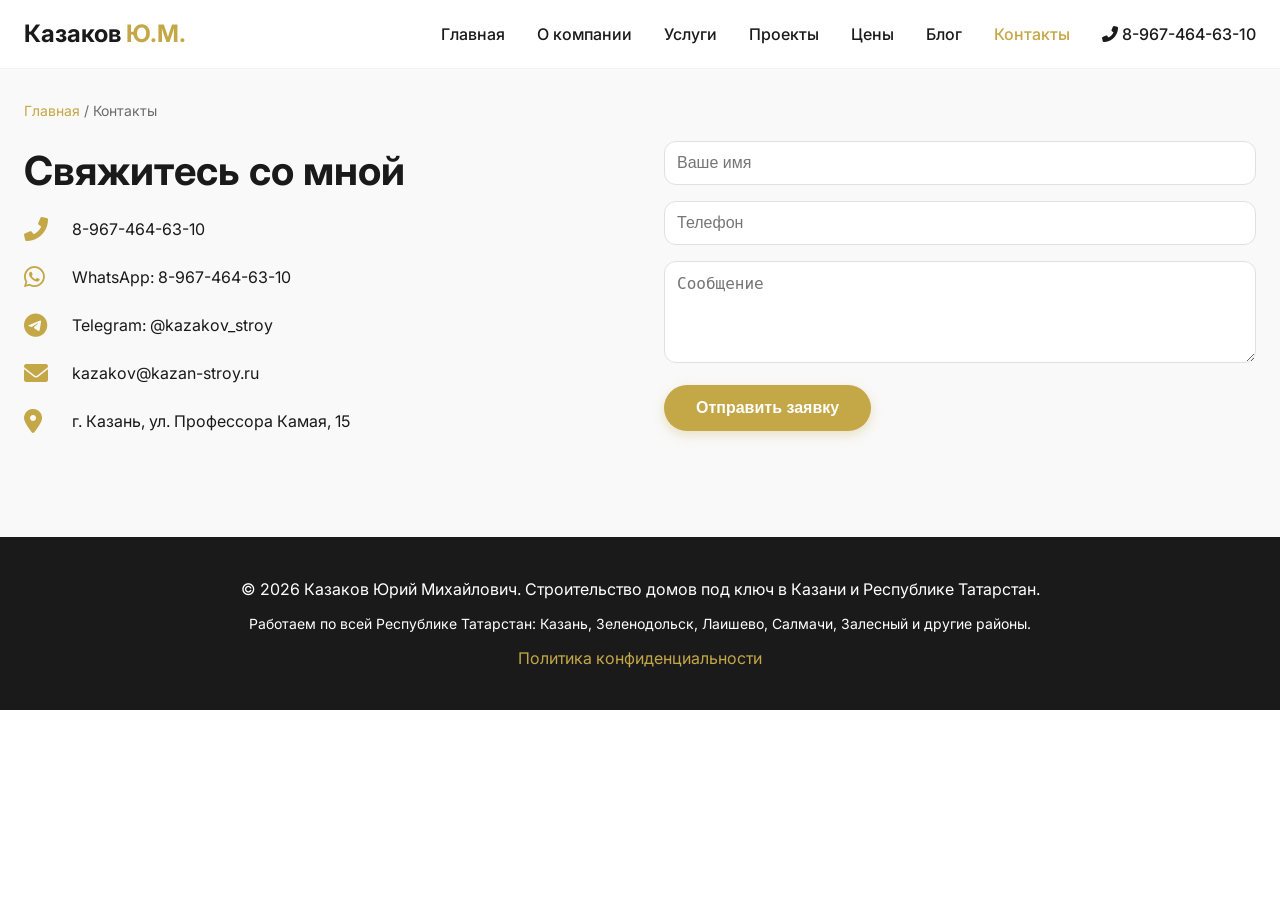
<file: contact.html>
<!DOCTYPE html>
<html lang="ru">
<head>
    <meta charset="UTF-8">
    <meta name="viewport" content="width=device-width, initial-scale=1.0">
    <title>Контакты | Казаков Ю.М. | Строительство домов в Казани</title>
    <meta name="description" content="Контакты строительной компании Казаков Ю.М. Телефон, WhatsApp, Telegram, email, адрес в Казани.">
    <meta property="og:title" content="Контакты | Казаков Ю.М.">
    <link rel="icon" type="image/x-icon" href="data:image/svg+xml,<svg xmlns='http://www.w3.org/2000/svg' viewBox='0 0 100 100'><text y='.9em' font-size='90'>🏠</text></svg>">
    <link rel="preconnect" href="https://fonts.googleapis.com">
    <link rel="preconnect" href="https://fonts.gstatic.com" crossorigin>
    <link href="https://fonts.googleapis.com/css2?family=Inter:opsz,wght@14..32,300;400;500;600;700&display=swap" rel="stylesheet">
    <link rel="stylesheet" href="https://cdnjs.cloudflare.com/ajax/libs/font-awesome/6.0.0-beta3/css/all.min.css">
    <link rel="stylesheet" href="style.css">
</head>
<body>

<header class="header" id="header">
    <div class="container">
        <div class="header-inner">
            <div class="logo">Казаков <span>Ю.М.</span></div>
            <div class="nav">
                <a href="index.html">Главная</a>
                <a href="about.html">О компании</a>
                <a href="services.html">Услуги</a>
                <a href="projects.html">Проекты</a>
                <a href="prices.html">Цены</a>
                <a href="blog.html">Блог</a>
                <a href="contact.html" class="active">Контакты</a>
                <a href="tel:+79674646310" class="header-phone"><i class="fas fa-phone-alt"></i> 8-967-464-63-10</a>
            </div>
            <div class="mobile-menu-btn" id="mobileMenuBtn"><i class="fas fa-bars"></i></div>
        </div>
    </div>
</header>

<main>
    <div class="breadcrumbs">
        <div class="container">
            <a href="index.html">Главная</a> / <span>Контакты</span>
        </div>
    </div>

    <section class="contact" style="padding-top: 0;">
        <div class="container">
            <div class="contact-grid">
                <div class="contact-info">
                    <h2 class="section-title" style="text-align: left;">Свяжитесь со мной</h2>
                    <div class="contact-item"><i class="fas fa-phone-alt"></i><div>8-967-464-63-10</div></div>
                    <div class="contact-item"><i class="fab fa-whatsapp"></i><div>WhatsApp: 8-967-464-63-10</div></div>
                    <div class="contact-item"><i class="fab fa-telegram"></i><div>Telegram: @kazakov_stroy</div></div>
                    <div class="contact-item"><i class="fas fa-envelope"></i><div>kazakov@kazan-stroy.ru</div></div>
                    <div class="contact-item"><i class="fas fa-map-marker-alt"></i><div>г. Казань, ул. Профессора Камая, 15</div></div>
                </div>
                <div class="contact-form">
                    <form id="contactForm">
                        <input type="text" name="name" placeholder="Ваше имя" required>
                        <input type="tel" name="phone" placeholder="Телефон" required>
                        <textarea name="message" rows="4" placeholder="Сообщение"></textarea>
                        <input type="text" name="honeypot" style="display:none" tabindex="-1" autocomplete="off">
                        <button type="submit" class="btn btn-primary">Отправить заявку</button>
                    </form>
                </div>
            </div>
        </div>
    </section>
</main>

<footer class="footer">
    <div class="container">
        <p>© 2026 Казаков Юрий Михайлович. Строительство домов под ключ в Казани и Республике Татарстан.</p>
        <p style="margin-top: 12px; font-size: 0.875rem;">Работаем по всей Республике Татарстан: Казань, Зеленодольск, Лаишево, Салмачи, Залесный и другие районы.</p>
        <p style="margin-top: 12px;">
            <a href="privacy.html" style="color: #c4a747; text-decoration: none;">Политика конфиденциальности</a>
        </p>
    </div>
</footer>

<div class="modal" id="successModal">
    <div class="modal-content">
        <i class="fas fa-check-circle" style="font-size: 50px; color: #c4a747;"></i>
        <h3>Спасибо!</h3>
        <p>Ваша заявка отправлена. Юрий Михайлович свяжется с вами в ближайшее время.</p>
        <button class="btn btn-primary" onclick="closeModal()">Закрыть</button>
    </div>
</div>

<script src="script.js"></script>
</body>
</html>
</file>
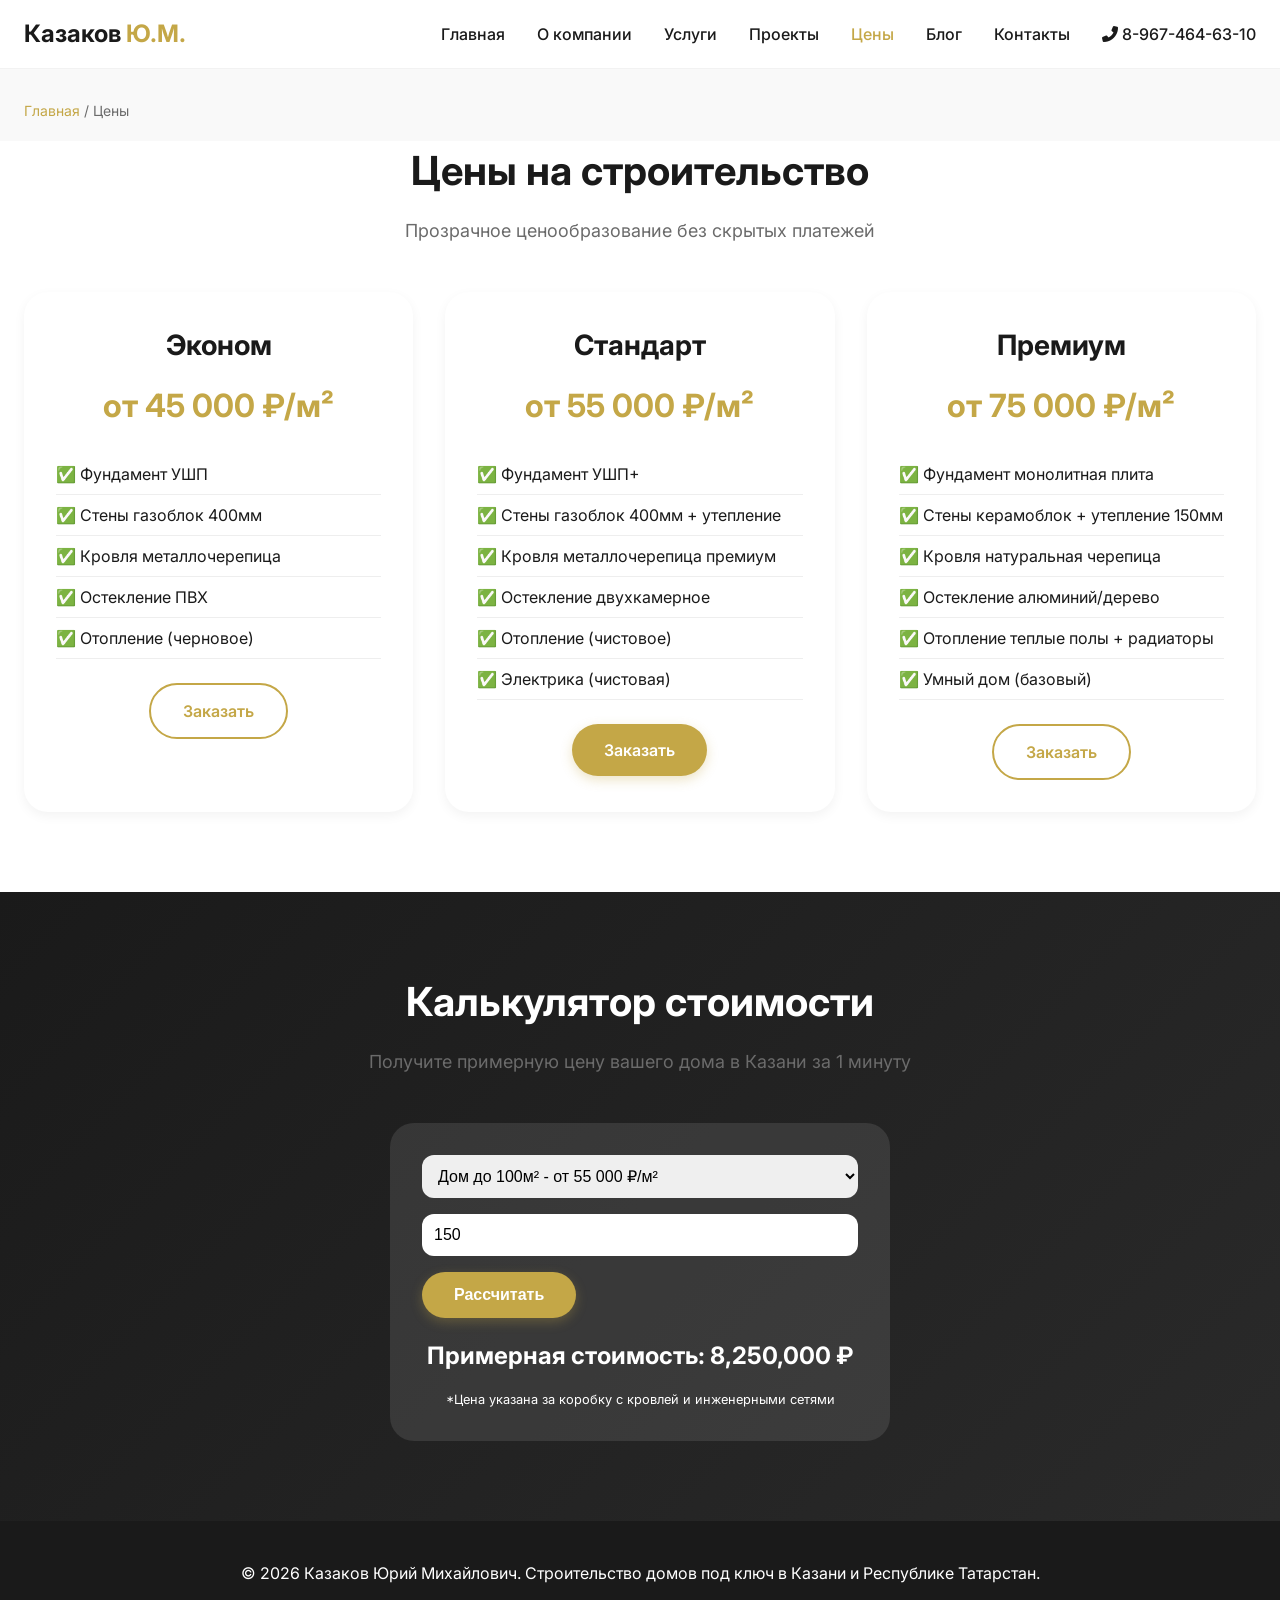
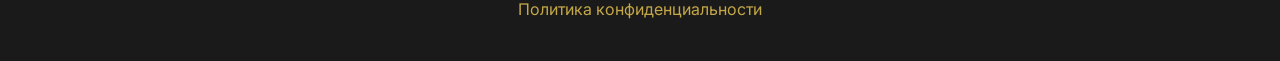
<file: prices.html>
<!DOCTYPE html>
<html lang="ru">
<head>
    <meta charset="UTF-8">
    <meta name="viewport" content="width=device-width, initial-scale=1.0">
    <title>Цены | Казаков Ю.М. | Строительство домов в Казани</title>
    <meta name="description" content="Прозрачные цены на строительство домов под ключ. Калькулятор стоимости. Эконом, Стандарт, Премиум.">
    <meta property="og:title" content="Цены | Казаков Ю.М.">
    <link rel="icon" type="image/x-icon" href="data:image/svg+xml,<svg xmlns='http://www.w3.org/2000/svg' viewBox='0 0 100 100'><text y='.9em' font-size='90'>🏠</text></svg>">
    <link rel="preconnect" href="https://fonts.googleapis.com">
    <link rel="preconnect" href="https://fonts.gstatic.com" crossorigin>
    <link href="https://fonts.googleapis.com/css2?family=Inter:opsz,wght@14..32,300;400;500;600;700&display=swap" rel="stylesheet">
    <link rel="stylesheet" href="https://cdnjs.cloudflare.com/ajax/libs/font-awesome/6.0.0-beta3/css/all.min.css">
    <link rel="stylesheet" href="style.css">
</head>
<body>

<header class="header" id="header">
    <div class="container">
        <div class="header-inner">
            <div class="logo">Казаков <span>Ю.М.</span></div>
            <div class="nav">
                <a href="index.html">Главная</a>
                <a href="about.html">О компании</a>
                <a href="services.html">Услуги</a>
                <a href="projects.html">Проекты</a>
                <a href="prices.html" class="active">Цены</a>
                <a href="blog.html">Блог</a>
                <a href="contact.html">Контакты</a>
                <a href="tel:+79674646310" class="header-phone"><i class="fas fa-phone-alt"></i> 8-967-464-63-10</a>
            </div>
            <div class="mobile-menu-btn" id="mobileMenuBtn"><i class="fas fa-bars"></i></div>
        </div>
    </div>
</header>

<main>
    <div class="breadcrumbs">
        <div class="container">
            <a href="index.html">Главная</a> / <span>Цены</span>
        </div>
    </div>

    <section class="prices" style="padding-top: 0;">
        <div class="container">
            <h2 class="section-title">Цены на строительство</h2>
            <p class="section-subtitle">Прозрачное ценообразование без скрытых платежей</p>
            <div class="prices-grid">
                <div class="price-card"><h3>Эконом</h3><div class="price">от 45 000 ₽/м²</div><ul><li>✅ Фундамент УШП</li><li>✅ Стены газоблок 400мм</li><li>✅ Кровля металлочерепица</li><li>✅ Остекление ПВХ</li><li>✅ Отопление (черновое)</li></ul><a href="contact.html" class="btn btn-outline">Заказать</a></div>
                <div class="price-card"><h3>Стандарт</h3><div class="price">от 55 000 ₽/м²</div><ul><li>✅ Фундамент УШП+</li><li>✅ Стены газоблок 400мм + утепление</li><li>✅ Кровля металлочерепица премиум</li><li>✅ Остекление двухкамерное</li><li>✅ Отопление (чистовое)</li><li>✅ Электрика (чистовая)</li></ul><a href="contact.html" class="btn btn-primary">Заказать</a></div>
                <div class="price-card"><h3>Премиум</h3><div class="price">от 75 000 ₽/м²</div><ul><li>✅ Фундамент монолитная плита</li><li>✅ Стены керамоблок + утепление 150мм</li><li>✅ Кровля натуральная черепица</li><li>✅ Остекление алюминий/дерево</li><li>✅ Отопление теплые полы + радиаторы</li><li>✅ Умный дом (базовый)</li></ul><a href="contact.html" class="btn btn-outline">Заказать</a></div>
            </div>
        </div>
    </section>

    <section class="calculator">
        <div class="container">
            <h2 class="section-title">Калькулятор стоимости</h2>
            <p class="section-subtitle">Получите примерную цену вашего дома в Казани за 1 минуту</p>
            <div class="calc-form">
                <select id="houseType">
                    <option value="55000">Дом до 100м² - от 55 000 ₽/м²</option>
                    <option value="50000">Дом 100-150м² - от 50 000 ₽/м²</option>
                    <option value="45000">Дом 150-200м² - от 45 000 ₽/м²</option>
                    <option value="40000">Дом от 200м² - от 40 000 ₽/м²</option>
                </select>
                <input type="number" id="houseArea" placeholder="Площадь дома (м²)" value="150">
                <button class="btn btn-primary" onclick="calculatePrice()">Рассчитать</button>
                <div class="calc-result" id="calcResult"></div>
                <p style="font-size:0.8rem; text-align:center; margin-top:16px;">*Цена указана за коробку с кровлей и инженерными сетями</p>
            </div>
        </div>
    </section>
</main>

<footer class="footer">
    <div class="container">
        <p>© 2026 Казаков Юрий Михайлович. Строительство домов под ключ в Казани и Республике Татарстан.</p>
        <p style="margin-top: 12px;">
            <a href="privacy.html" style="color: #c4a747; text-decoration: none;">Политика конфиденциальности</a>
        </p>
    </div>
</footer>

<script src="script.js"></script>
</body>
</html>
</file>
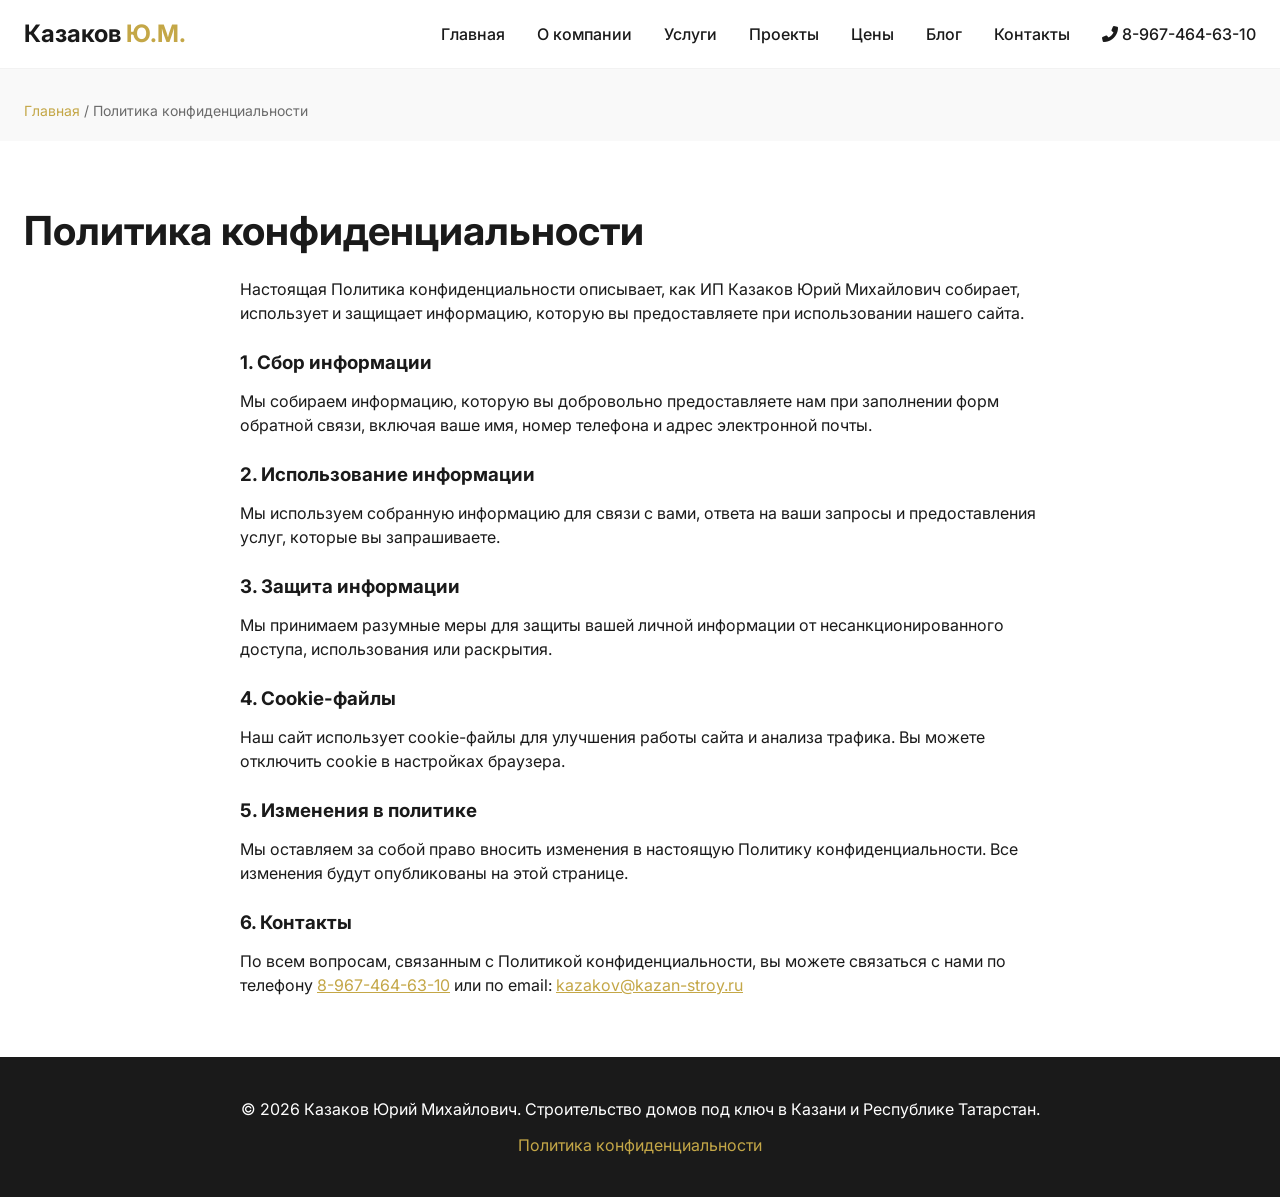
<file: privacy.html>
<!DOCTYPE html>
<html lang="ru">
<head>
    <meta charset="UTF-8">
    <meta name="viewport" content="width=device-width, initial-scale=1.0">
    <title>Политика конфиденциальности | Казаков Ю.М.</title>
    <link rel="icon" type="image/x-icon" href="data:image/svg+xml,<svg xmlns='http://www.w3.org/2000/svg' viewBox='0 0 100 100'><text y='.9em' font-size='90'>🏠</text></svg>">
    <link rel="preconnect" href="https://fonts.googleapis.com">
    <link rel="preconnect" href="https://fonts.gstatic.com" crossorigin>
    <link href="https://fonts.googleapis.com/css2?family=Inter:opsz,wght@14..32,300;400;500;600;700&display=swap" rel="stylesheet">
    <link rel="stylesheet" href="https://cdnjs.cloudflare.com/ajax/libs/font-awesome/6.0.0-beta3/css/all.min.css">
    <link rel="stylesheet" href="style.css">
</head>
<body>

<header class="header" id="header">
    <div class="container">
        <div class="header-inner">
            <div class="logo">Казаков <span>Ю.М.</span></div>
            <div class="nav">
                <a href="index.html">Главная</a>
                <a href="about.html">О компании</a>
                <a href="services.html">Услуги</a>
                <a href="projects.html">Проекты</a>
                <a href="prices.html">Цены</a>
                <a href="blog.html">Блог</a>
                <a href="contact.html">Контакты</a>
                <a href="tel:+79674646310" class="header-phone"><i class="fas fa-phone-alt"></i> 8-967-464-63-10</a>
            </div>
            <div class="mobile-menu-btn" id="mobileMenuBtn"><i class="fas fa-bars"></i></div>
        </div>
    </div>
</header>

<main>
    <div class="breadcrumbs">
        <div class="container">
            <a href="index.html">Главная</a> / <span>Политика конфиденциальности</span>
        </div>
    </div>

    <section style="padding: 60px 0;">
        <div class="container">
            <h1 class="section-title" style="text-align: left;">Политика конфиденциальности</h1>
            <div style="max-width: 800px; margin: 0 auto;">
                <p>Настоящая Политика конфиденциальности описывает, как ИП Казаков Юрий Михайлович собирает, использует и защищает информацию, которую вы предоставляете при использовании нашего сайта.</p>
                
                <h3 style="margin: 24px 0 12px;">1. Сбор информации</h3>
                <p>Мы собираем информацию, которую вы добровольно предоставляете нам при заполнении форм обратной связи, включая ваше имя, номер телефона и адрес электронной почты.</p>
                
                <h3 style="margin: 24px 0 12px;">2. Использование информации</h3>
                <p>Мы используем собранную информацию для связи с вами, ответа на ваши запросы и предоставления услуг, которые вы запрашиваете.</p>
                
                <h3 style="margin: 24px 0 12px;">3. Защита информации</h3>
                <p>Мы принимаем разумные меры для защиты вашей личной информации от несанкционированного доступа, использования или раскрытия.</p>
                
                <h3 style="margin: 24px 0 12px;">4. Cookie-файлы</h3>
                <p>Наш сайт использует cookie-файлы для улучшения работы сайта и анализа трафика. Вы можете отключить cookie в настройках браузера.</p>
                
                <h3 style="margin: 24px 0 12px;">5. Изменения в политике</h3>
                <p>Мы оставляем за собой право вносить изменения в настоящую Политику конфиденциальности. Все изменения будут опубликованы на этой странице.</p>
                
                <h3 style="margin: 24px 0 12px;">6. Контакты</h3>
                <p>По всем вопросам, связанным с Политикой конфиденциальности, вы можете связаться с нами по телефону <a href="tel:+79674646310" style="color:#c4a747;">8-967-464-63-10</a> или по email: <a href="mailto:kazakov@kazan-stroy.ru" style="color:#c4a747;">kazakov@kazan-stroy.ru</a></p>
            </div>
        </div>
    </section>
</main>

<footer class="footer">
    <div class="container">
        <p>© 2026 Казаков Юрий Михайлович. Строительство домов под ключ в Казани и Республике Татарстан.</p>
        <p style="margin-top: 12px;">
            <a href="privacy.html" style="color: #c4a747; text-decoration: none;">Политика конфиденциальности</a>
        </p>
    </div>
</footer>

<script src="script.js"></script>
</body>
</html>
</file>
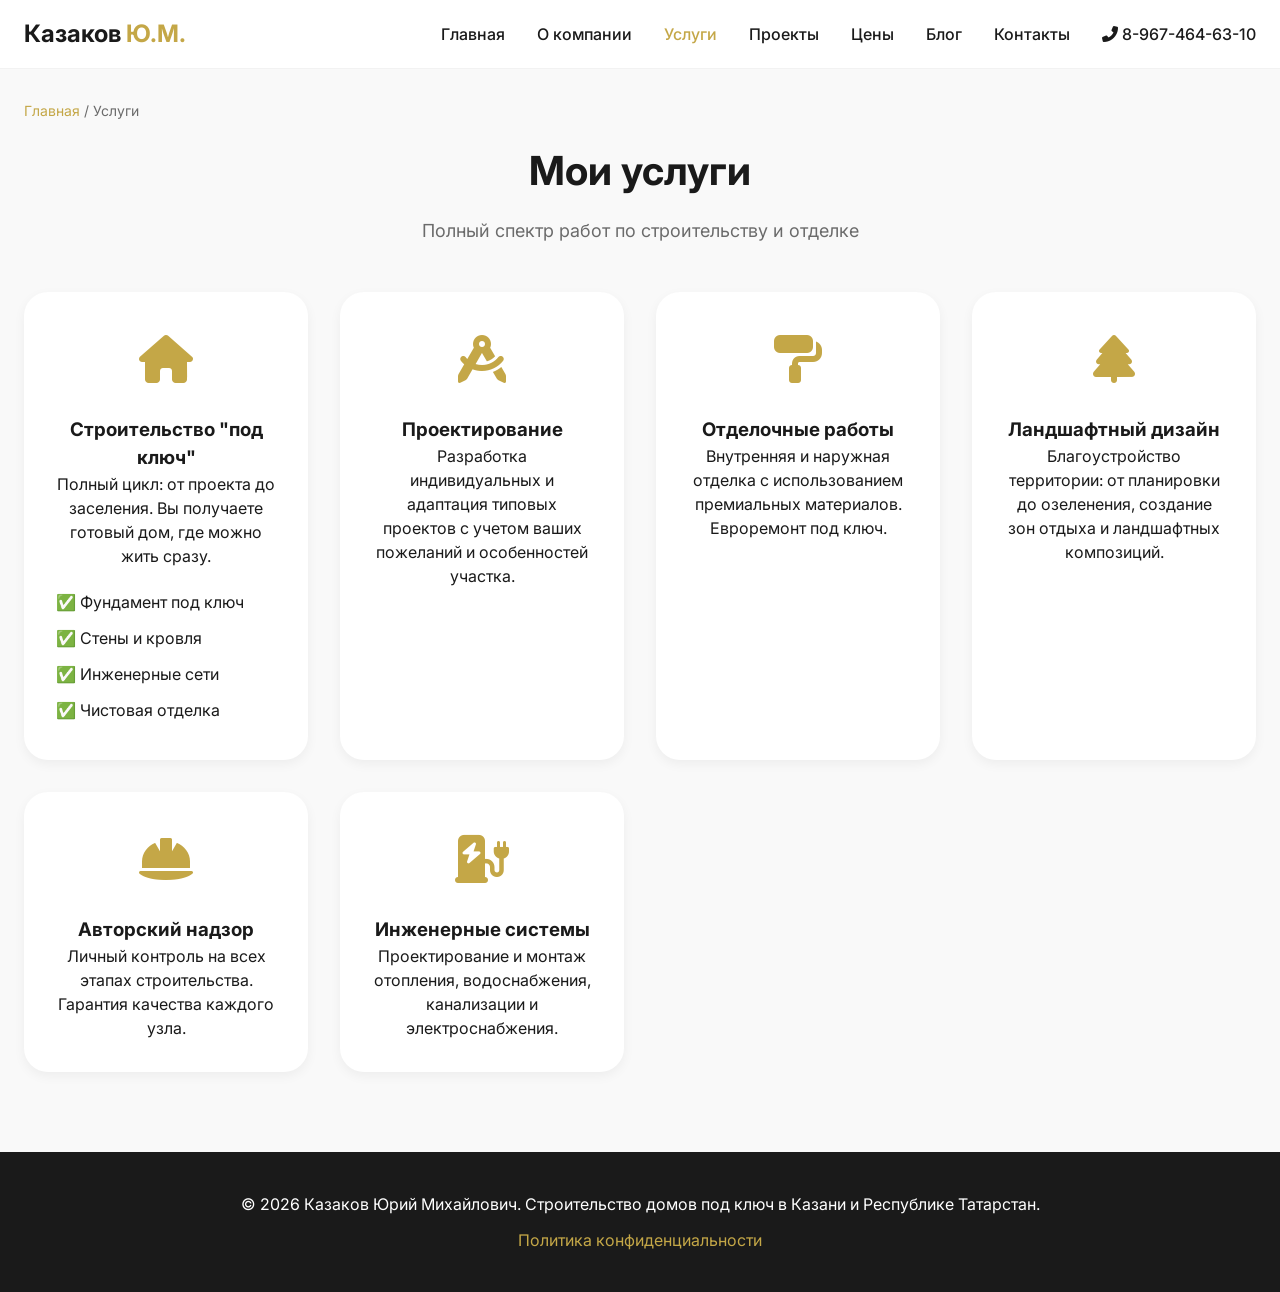
<file: services.html>
<!DOCTYPE html>
<html lang="ru">
<head>
    <meta charset="UTF-8">
    <meta name="viewport" content="width=device-width, initial-scale=1.0">
    <title>Услуги | Казаков Ю.М. | Строительство домов в Казани</title>
    <meta name="description" content="Строительство домов под ключ, проектирование, отделка, ландшафтный дизайн. Полный спектр услуг.">
    <meta property="og:title" content="Услуги | Казаков Ю.М.">
    <link rel="icon" type="image/x-icon" href="data:image/svg+xml,<svg xmlns='http://www.w3.org/2000/svg' viewBox='0 0 100 100'><text y='.9em' font-size='90'>🏠</text></svg>">
    <link rel="preconnect" href="https://fonts.googleapis.com">
    <link rel="preconnect" href="https://fonts.gstatic.com" crossorigin>
    <link href="https://fonts.googleapis.com/css2?family=Inter:opsz,wght@14..32,300;400;500;600;700&display=swap" rel="stylesheet">
    <link rel="stylesheet" href="https://cdnjs.cloudflare.com/ajax/libs/font-awesome/6.0.0-beta3/css/all.min.css">
    <link rel="stylesheet" href="style.css">
</head>
<body>

<header class="header" id="header">
    <div class="container">
        <div class="header-inner">
            <div class="logo">Казаков <span>Ю.М.</span></div>
            <div class="nav">
                <a href="index.html">Главная</a>
                <a href="about.html">О компании</a>
                <a href="services.html" class="active">Услуги</a>
                <a href="projects.html">Проекты</a>
                <a href="prices.html">Цены</a>
                <a href="blog.html">Блог</a>
                <a href="contact.html">Контакты</a>
                <a href="tel:+79674646310" class="header-phone"><i class="fas fa-phone-alt"></i> 8-967-464-63-10</a>
            </div>
            <div class="mobile-menu-btn" id="mobileMenuBtn"><i class="fas fa-bars"></i></div>
        </div>
    </div>
</header>

<main>
    <div class="breadcrumbs">
        <div class="container">
            <a href="index.html">Главная</a> / <span>Услуги</span>
        </div>
    </div>

    <section class="services" style="padding-top: 0;">
        <div class="container">
            <h2 class="section-title">Мои услуги</h2>
            <p class="section-subtitle">Полный спектр работ по строительству и отделке</p>
            <div class="services-grid">
                <div class="service-card">
                    <div class="service-icon"><i class="fas fa-home"></i></div>
                    <h3>Строительство "под ключ"</h3>
                    <p>Полный цикл: от проекта до заселения. Вы получаете готовый дом, где можно жить сразу.</p>
                    <ul><li>✅ Фундамент под ключ</li><li>✅ Стены и кровля</li><li>✅ Инженерные сети</li><li>✅ Чистовая отделка</li></ul>
                </div>
                <div class="service-card">
                    <div class="service-icon"><i class="fas fa-drafting-compass"></i></div>
                    <h3>Проектирование</h3>
                    <p>Разработка индивидуальных и адаптация типовых проектов с учетом ваших пожеланий и особенностей участка.</p>
                </div>
                <div class="service-card">
                    <div class="service-icon"><i class="fas fa-paint-roller"></i></div>
                    <h3>Отделочные работы</h3>
                    <p>Внутренняя и наружная отделка с использованием премиальных материалов. Евроремонт под ключ.</p>
                </div>
                <div class="service-card">
                    <div class="service-icon"><i class="fas fa-tree"></i></div>
                    <h3>Ландшафтный дизайн</h3>
                    <p>Благоустройство территории: от планировки до озеленения, создание зон отдыха и ландшафтных композиций.</p>
                </div>
                <div class="service-card">
                    <div class="service-icon"><i class="fas fa-hard-hat"></i></div>
                    <h3>Авторский надзор</h3>
                    <p>Личный контроль на всех этапах строительства. Гарантия качества каждого узла.</p>
                </div>
                <div class="service-card">
                    <div class="service-icon"><i class="fas fa-charging-station"></i></div>
                    <h3>Инженерные системы</h3>
                    <p>Проектирование и монтаж отопления, водоснабжения, канализации и электроснабжения.</p>
                </div>
            </div>
        </div>
    </section>
</main>

<footer class="footer">
    <div class="container">
        <p>© 2026 Казаков Юрий Михайлович. Строительство домов под ключ в Казани и Республике Татарстан.</p>
        <p style="margin-top: 12px;">
            <a href="privacy.html" style="color: #c4a747; text-decoration: none;">Политика конфиденциальности</a>
        </p>
    </div>
</footer>

<script src="script.js"></script>
</body>
</html>
</file>
<file: style.css>
* {
    margin: 0;
    padding: 0;
    box-sizing: border-box;
}

body {
    font-family: 'Inter', sans-serif;
    background: #fff;
    color: #1a1a1a;
    line-height: 1.5;
}

.container {
    max-width: 1280px;
    margin: 0 auto;
    padding: 0 24px;
}

/* Header */
.header {
    position: fixed;
    top: 0;
    left: 0;
    width: 100%;
    background: rgba(255,255,255,0.95);
    backdrop-filter: blur(10px);
    z-index: 1000;
    border-bottom: 1px solid rgba(0,0,0,0.05);
    transition: 0.3s;
}

.header.scrolled {
    box-shadow: 0 4px 20px rgba(0,0,0,0.05);
}

.header-inner {
    display: flex;
    justify-content: space-between;
    align-items: center;
    padding: 16px 0;
}

.logo {
    font-size: 1.5rem;
    font-weight: 700;
}

.logo span {
    color: #c4a747;
}

.nav {
    display: flex;
    gap: 32px;
    align-items: center;
}

.nav a {
    text-decoration: none;
    color: #1a1a1a;
    font-weight: 500;
    transition: color 0.2s;
}

.nav a:hover, .nav a.active {
    color: #c4a747;
}

.header-phone {
    font-weight: 600;
    color: #1a1a1a;
    text-decoration: none;
}

.mobile-menu-btn {
    display: none;
    font-size: 24px;
    cursor: pointer;
}

/* Buttons */
.btn {
    display: inline-block;
    padding: 14px 32px;
    border-radius: 40px;
    font-weight: 600;
    text-decoration: none;
    transition: 0.3s;
    cursor: pointer;
    border: none;
    font-size: 1rem;
}

.btn-primary {
    background: #c4a747;
    color: #fff;
    box-shadow: 0 4px 12px rgba(196,167,71,0.3);
}

.btn-primary:hover {
    background: #aa8f3a;
    transform: translateY(-2px);
}

.btn-outline {
    background: transparent;
    border: 2px solid #c4a747;
    color: #c4a747;
}

.btn-outline:hover {
    background: #c4a747;
    color: #fff;
}

/* Hero */
.hero {
    min-height: 100vh;
    background: linear-gradient(135deg, #f5f5f5 0%, #e8e8e8 100%);
    display: flex;
    align-items: center;
    padding-top: 80px;
}

.hero-grid {
    display: grid;
    grid-template-columns: 1fr 1fr;
    gap: 48px;
    align-items: center;
}

.hero-content h1 {
    font-size: 3.5rem;
    font-weight: 700;
    line-height: 1.2;
    margin-bottom: 24px;
}

.hero-content p {
    font-size: 1.25rem;
    color: #4a4a4a;
    margin-bottom: 32px;
}

.hero-badge {
    display: inline-block;
    background: rgba(196,167,71,0.1);
    color: #c4a747;
    padding: 8px 16px;
    border-radius: 40px;
    font-size: 0.875rem;
    font-weight: 600;
    margin-bottom: 24px;
}

.hero-image img {
    width: 100%;
    border-radius: 24px;
    box-shadow: 0 20px 40px rgba(0,0,0,0.1);
}

/* Why Us */
.why-us {
    padding: 80px 0;
    background: #fff;
}

.features-grid {
    display: grid;
    grid-template-columns: repeat(4, 1fr);
    gap: 32px;
    margin-top: 48px;
}

.feature {
    text-align: center;
    padding: 24px;
}

.feature i {
    font-size: 3rem;
    color: #c4a747;
    margin-bottom: 16px;
}

/* Stats */
.stats {
    padding: 80px 0;
    background: #f9f9f9;
}

.stats-grid {
    display: grid;
    grid-template-columns: repeat(4, 1fr);
    gap: 32px;
    text-align: center;
}

.stat-item h3 {
    font-size: 2.5rem;
    font-weight: 700;
    color: #c4a747;
    margin-bottom: 8px;
}

/* Services */
.services {
    padding: 80px 0;
    background: #f9f9f9;
}

.section-title {
    text-align: center;
    font-size: 2.5rem;
    font-weight: 700;
    margin-bottom: 16px;
}

.section-subtitle {
    text-align: center;
    color: #6b6b6b;
    margin-bottom: 48px;
    font-size: 1.125rem;
}

.services-grid {
    display: grid;
    grid-template-columns: repeat(auto-fit, minmax(280px, 1fr));
    gap: 32px;
}

.service-card {
    background: #fff;
    padding: 32px;
    border-radius: 24px;
    text-align: center;
    transition: 0.3s;
    box-shadow: 0 4px 12px rgba(0,0,0,0.05);
}

.service-card:hover {
    transform: translateY(-8px);
    box-shadow: 0 20px 40px rgba(0,0,0,0.1);
}

.service-icon {
    font-size: 3rem;
    color: #c4a747;
    margin-bottom: 20px;
}

.service-card ul {
    text-align: left;
    margin-top: 16px;
    list-style: none;
}

.service-card li {
    padding: 6px 0;
}

/* Promo */
.promo {
    padding: 60px 0;
    background: linear-gradient(135deg, #1a1a1a 0%, #2a2a2a 100%);
}

.promo-card {
    background: rgba(255,255,255,0.1);
    border-radius: 32px;
    padding: 40px;
    display: flex;
    justify-content: space-between;
    align-items: center;
    flex-wrap: wrap;
    gap: 32px;
}

.promo-badge {
    background: #c4a747;
    color: #1a1a1a;
    padding: 6px 16px;
    border-radius: 40px;
    font-weight: 600;
    display: inline-block;
    margin-bottom: 16px;
}

.promo-timer {
    display: flex;
    gap: 24px;
}

.timer-item {
    text-align: center;
    background: rgba(0,0,0,0.5);
    padding: 16px 24px;
    border-radius: 16px;
}

.timer-item span {
    font-size: 2rem;
    font-weight: 700;
    display: block;
}

/* Steps */
.steps {
    padding: 80px 0;
    background: #fff;
}

.steps-grid {
    display: grid;
    grid-template-columns: repeat(auto-fit, minmax(240px, 1fr));
    gap: 32px;
    margin-top: 48px;
}

.step-item {
    text-align: center;
}

.step-number {
    width: 60px;
    height: 60px;
    background: #c4a747;
    color: #fff;
    border-radius: 50%;
    display: flex;
    align-items: center;
    justify-content: center;
    font-size: 1.5rem;
    font-weight: 700;
    margin: 0 auto 20px;
}

/* Reviews */
.reviews {
    padding: 80px 0;
    background: #f9f9f9;
}

.review-card {
    background: #fff;
    padding: 32px;
    border-radius: 24px;
    box-shadow: 0 4px 12px rgba(0,0,0,0.05);
}

.review-text {
    font-style: italic;
    margin-bottom: 20px;
}

.review-author {
    font-weight: 700;
    color: #c4a747;
}

/* Portfolio */
.portfolio {
    padding: 80px 0;
    background: #f9f9f9;
}

.portfolio-grid {
    display: grid;
    grid-template-columns: repeat(auto-fill, minmax(320px, 1fr));
    gap: 32px;
    margin-top: 48px;
}

.portfolio-card {
    background: #fff;
    border-radius: 24px;
    overflow: hidden;
    box-shadow: 0 4px 12px rgba(0,0,0,0.1);
    transition: 0.3s;
}

.portfolio-card:hover {
    transform: translateY(-8px);
}

.portfolio-card img {
    width: 100%;
    height: 260px;
    object-fit: cover;
}

.portfolio-info {
    padding: 20px;
}

/* Prices */
.prices {
    padding: 80px 0;
    background: #fff;
}

.prices-grid {
    display: grid;
    grid-template-columns: repeat(auto-fit, minmax(280px, 1fr));
    gap: 32px;
    margin-top: 48px;
}

.price-card {
    background: #fff;
    border-radius: 24px;
    padding: 32px;
    text-align: center;
    box-shadow: 0 4px 12px rgba(0,0,0,0.05);
    transition: 0.3s;
}

.price-card:hover {
    transform: translateY(-8px);
}

.price-card h3 {
    font-size: 1.75rem;
    margin-bottom: 16px;
}

.price {
    font-size: 2rem;
    font-weight: 700;
    color: #c4a747;
    margin: 16px 0;
}

.price-card ul {
    text-align: left;
    margin: 24px 0;
    list-style: none;
}

.price-card li {
    padding: 8px 0;
    border-bottom: 1px solid #eee;
}

/* Calculator */
.calculator {
    padding: 80px 0;
    background: linear-gradient(135deg, #1a1a1a 0%, #2a2a2a 100%);
    color: #fff;
}

.calc-form {
    max-width: 500px;
    margin: 0 auto;
    background: rgba(255,255,255,0.1);
    padding: 32px;
    border-radius: 24px;
}

.calc-form input, .calc-form select {
    width: 100%;
    padding: 12px;
    margin-bottom: 16px;
    border: none;
    border-radius: 12px;
    font-size: 1rem;
}

.calc-result {
    margin-top: 20px;
    font-size: 1.5rem;
    font-weight: 700;
    text-align: center;
}

/* Blog */
.blog {
    padding: 80px 0;
    background: #f9f9f9;
}

.blog-grid {
    display: grid;
    grid-template-columns: repeat(auto-fill, minmax(320px, 1fr));
    gap: 32px;
    margin-top: 48px;
}

.blog-card {
    background: #fff;
    border-radius: 24px;
    overflow: hidden;
    box-shadow: 0 4px 12px rgba(0,0,0,0.05);
}

.blog-card img {
    width: 100%;
    height: 200px;
    object-fit: cover;
}

.blog-content {
    padding: 24px;
}

.blog-date {
    color: #c4a747;
    font-size: 0.875rem;
    margin-bottom: 12px;
    display: block;
}

/* FAQ */
.faq {
    padding: 80px 0;
    background: #fff;
}

.faq-item {
    border-bottom: 1px solid #e0e0e0;
    padding: 20px 0;
}

.faq-question {
    font-weight: 600;
    font-size: 1.125rem;
    cursor: pointer;
    display: flex;
    justify-content: space-between;
}

.faq-answer {
    max-height: 0;
    overflow: hidden;
    transition: max-height 0.3s ease;
    color: #6b6b6b;
}

.faq-item.active .faq-answer {
    max-height: 200px;
    padding-top: 12px;
}

/* Breadcrumbs */
.breadcrumbs {
    padding: 100px 0 20px;
    font-size: 0.875rem;
    color: #6b6b6b;
    background: #f9f9f9;
}

.breadcrumbs a {
    color: #c4a747;
    text-decoration: none;
}

.breadcrumbs a:hover {
    text-decoration: underline;
}

/* Contact */
.contact {
    padding: 80px 0;
    background: #f9f9f9;
}

.contact-grid {
    display: grid;
    grid-template-columns: 1fr 1fr;
    gap: 48px;
}

.contact-item {
    display: flex;
    align-items: center;
    gap: 16px;
    margin-bottom: 24px;
}

.contact-item i {
    font-size: 1.5rem;
    color: #c4a747;
    width: 32px;
}

.contact-form input, .contact-form textarea {
    width: 100%;
    padding: 12px;
    margin-bottom: 16px;
    border: 1px solid #e0e0e0;
    border-radius: 12px;
    font-size: 1rem;
}

/* Footer */
.footer {
    background: #1a1a1a;
    color: #fff;
    padding: 40px 0;
    text-align: center;
}

/* Modal */
.modal {
    display: none;
    position: fixed;
    top: 0;
    left: 0;
    width: 100%;
    height: 100%;
    background: rgba(0,0,0,0.8);
    z-index: 2000;
    justify-content: center;
    align-items: center;
}

.modal.active {
    display: flex;
}

.modal-content {
    background: #fff;
    padding: 40px;
    border-radius: 24px;
    max-width: 500px;
    width: 90%;
    text-align: center;
}

/* Page Hero (для about.html) */
.page-hero {
    background: linear-gradient(135deg, #f5f5f5 0%, #e8e8e8 100%);
    padding: 60px 0 60px;
    text-align: center;
}

.page-hero h1 {
    font-size: 3rem;
    margin-bottom: 16px;
}

.page-hero p {
    font-size: 1.25rem;
    color: #4a4a4a;
}

/* About page */
.about-story {
    padding: 80px 0;
    background: #fff;
}

.milestones {
    display: flex;
    justify-content: space-between;
    gap: 24px;
    margin-top: 48px;
    flex-wrap: wrap;
}

.milestone {
    text-align: center;
    flex: 1;
    padding: 24px;
    background: #f9f9f9;
    border-radius: 16px;
}

.milestone span {
    font-size: 2rem;
    font-weight: 700;
    color: #c4a747;
    display: block;
    margin-bottom: 8px;
}

.team {
    padding: 80px 0;
    background: #f9f9f9;
}

.team-grid {
    display: grid;
    grid-template-columns: repeat(auto-fit, minmax(250px, 1fr));
    gap: 32px;
    margin-top: 48px;
}

.team-card {
    text-align: center;
}

.team-card img {
    width: 200px;
    height: 200px;
    border-radius: 50%;
    object-fit: cover;
    margin-bottom: 16px;
}

.principles {
    padding: 80px 0;
    background: #fff;
}

.principles-grid {
    display: grid;
    grid-template-columns: repeat(auto-fit, minmax(280px, 1fr));
    gap: 32px;
    margin-top: 48px;
}

.principle {
    text-align: center;
    padding: 32px;
}

.principle i {
    font-size: 3rem;
    color: #c4a747;
    margin-bottom: 16px;
}

/* Кнопка "Наверх" */
.btn-top {
    position: fixed;
    bottom: 30px;
    right: 30px;
    width: 50px;
    height: 50px;
    border-radius: 50%;
    background: #c4a747;
    color: white;
    border: none;
    cursor: pointer;
    display: none;
    align-items: center;
    justify-content: center;
    font-size: 1.2rem;
    box-shadow: 0 4px 12px rgba(0,0,0,0.15);
    transition: 0.3s;
    z-index: 999;
}

.btn-top:hover {
    background: #aa8f3a;
    transform: translateY(-3px);
}

/* Улучшенные плейсхолдеры для изображений */
.hero-image img, .portfolio-card img, .blog-card img, .team-card img {
    background: linear-gradient(135deg, #f0f0f0 0%, #e0e0e0 100%);
    object-fit: cover;
}

/* Responsive */
@media (max-width: 768px) {
    .nav {
        display: none;
        flex-direction: column;
        position: absolute;
        top: 70px;
        left: 0;
        width: 100%;
        background: #fff;
        padding: 20px;
        box-shadow: 0 4px 12px rgba(0,0,0,0.1);
        z-index: 999;
    }
    .mobile-menu-btn {
        display: block;
    }
    .hero-grid, .contact-grid {
        grid-template-columns: 1fr;
    }
    .hero-content h1 {
        font-size: 2rem;
    }
    .hero-content p {
        font-size: 1rem;
    }
    .stats-grid, .features-grid {
        grid-template-columns: repeat(2, 1fr);
    }
    .section-title {
        font-size: 1.75rem;
    }
    .promo-timer {
        justify-content: center;
    }
    .timer-item {
        padding: 12px 16px;
    }
    .timer-item span {
        font-size: 1.5rem;
    }
    .btn {
        padding: 12px 24px;
        font-size: 0.9rem;
    }
    .breadcrumbs {
        padding: 80px 0 16px;
    }
}
</file>
